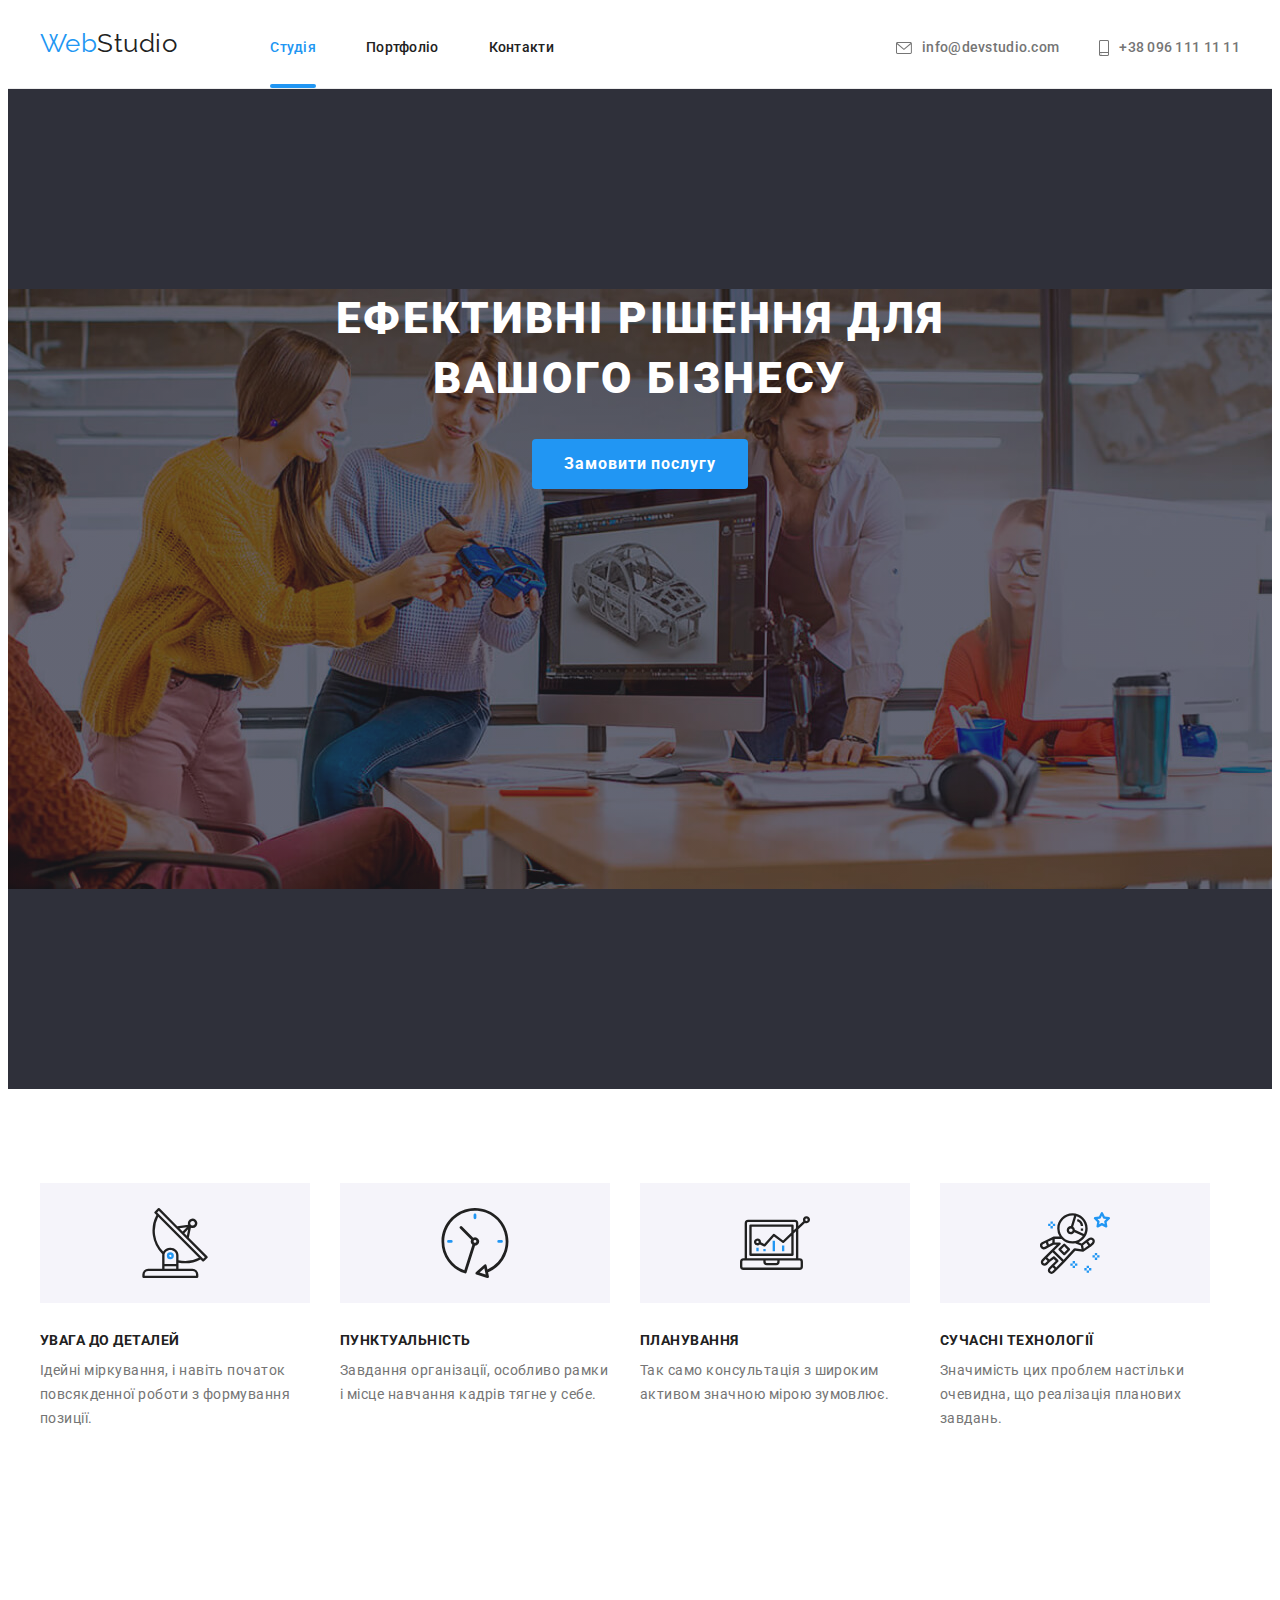
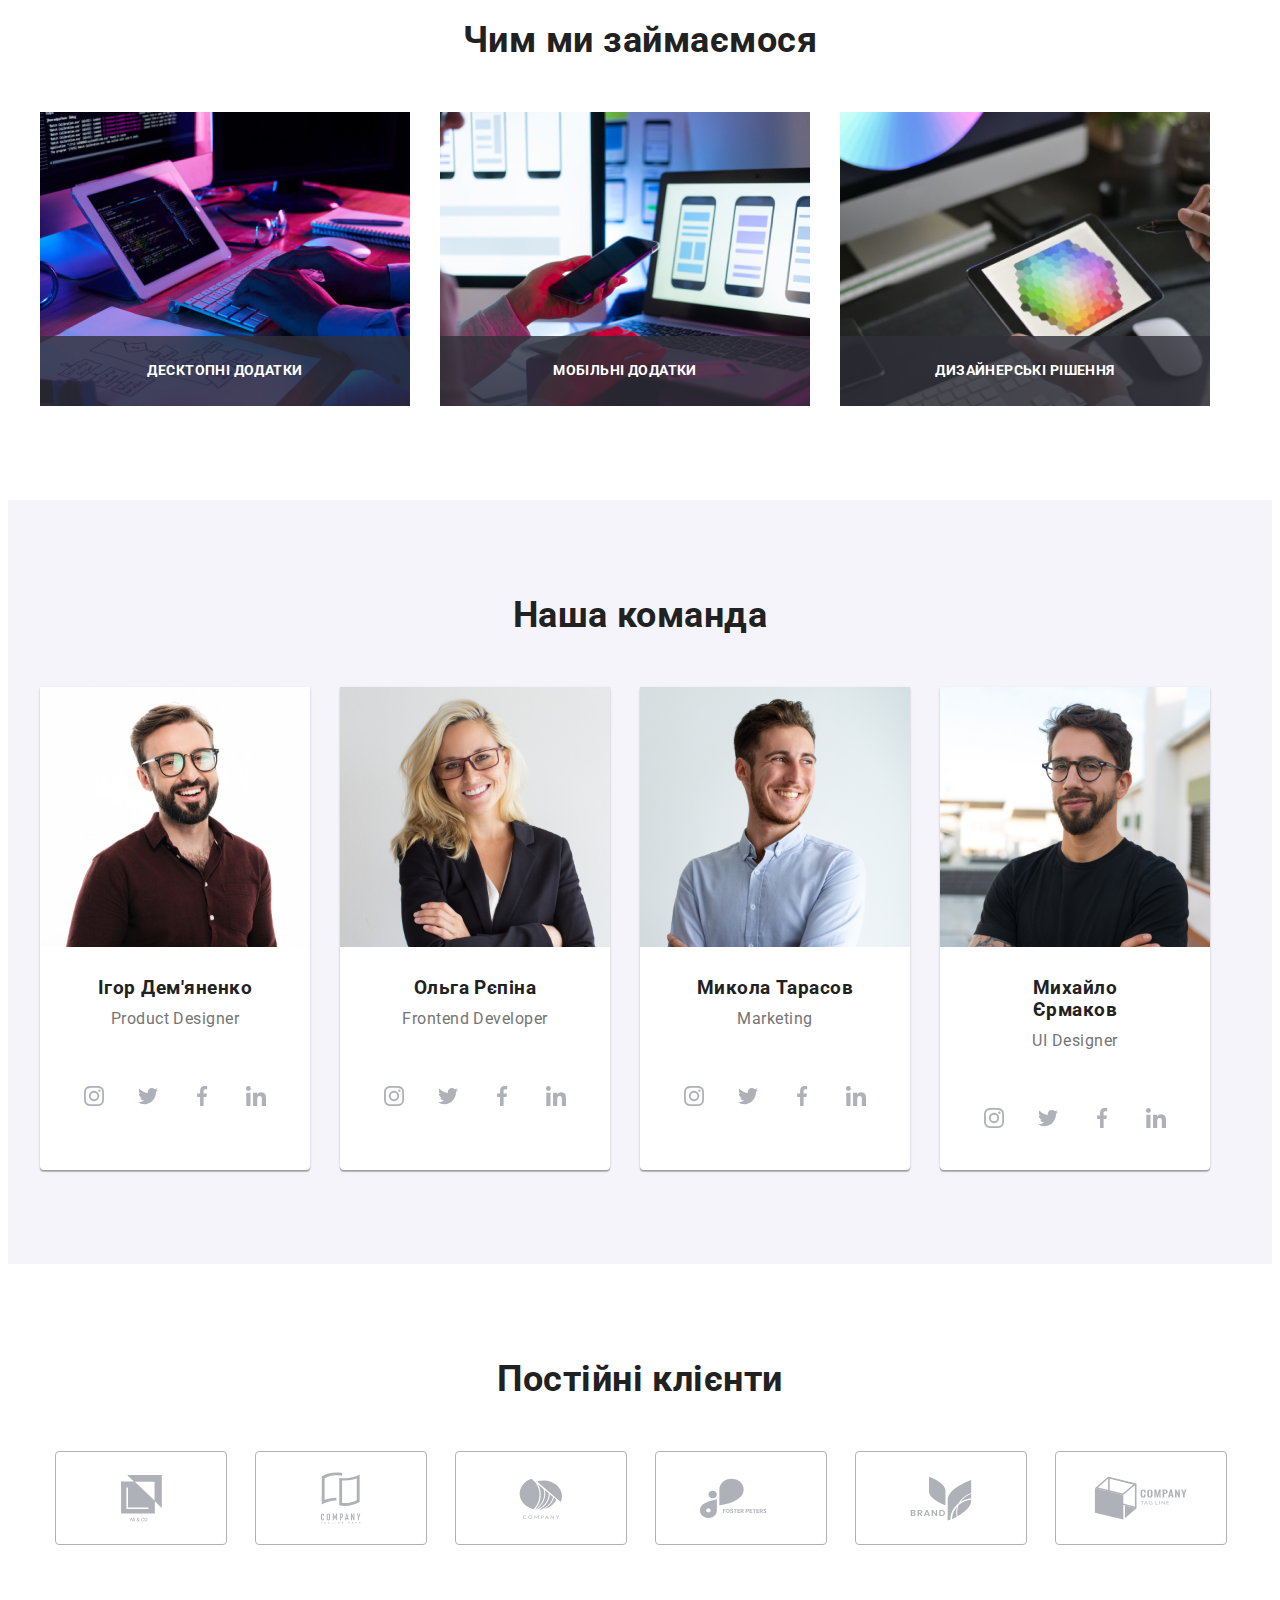
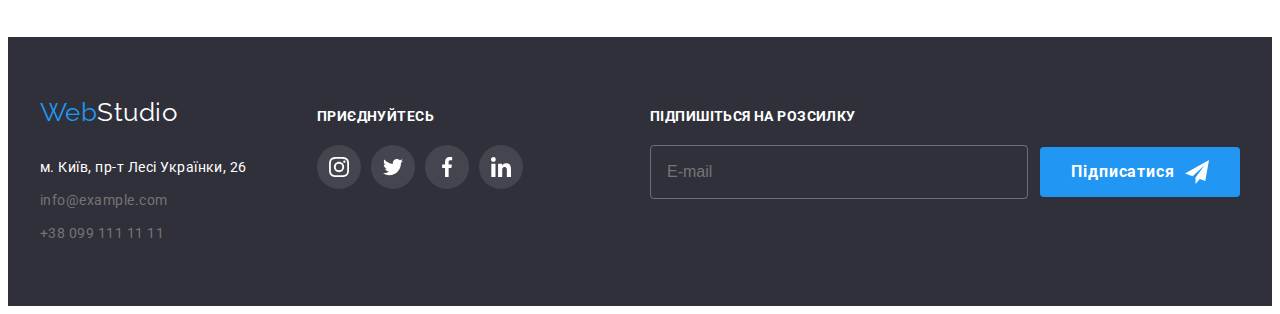
<file: index.html>
<!DOCTYPE html>
<html lang="ru">
  <head>
    <meta charset="UTF-8" />
    <meta http-equiv="X-UA-Compatible" content="IE=edge" />
    <meta name="viewport" content="width=device-width, initial-scale=1.0" />
    <title>WebStudio</title>
    <link
      href="https://fonts.googleapis.com/css2?family=Raleway:wght@700&family=Roboto:wght@400;500;700;900&display=swap"
      rel="stylesheet"
    />
    <link
      rel="stylesheet"
      href="https://cdnjs.cloudflare.com/ajax/libs/modern-normalize/1.1.0/modern-normalize.min.css"
      integrity="sha512-wpPYUAdjBVSE4KJnH1VR1HeZfpl1ub8YT/NKx4PuQ5NmX2tKuGu6U/JRp5y+Y8XG2tV+wKQpNHVUX03MfMFn9Q=="
      crossorigin="anonymous"
      referrerpolicy="no-referrer"
    />
    <link rel="stylesheet" href="./css/styles.css" />
  </head>
  <body>
    <header class="header">
      <div class="container main-nav">
        <nav class="menu-nav">
          <a href="./index.html" class="logo"><span class="web">Web</span>Studio</a>
          <ul class="list nav-list">
            <li class="items"><a href="./index.html" class="link current">Студія</a></li>
            <li class="items"><a href="./portfolio.html" class="link">Портфоліо</a></li>
            <li class="items"><a href="" class="link">Контакти</a></li>
          </ul>
        </nav>
        <ul class="list contact-list contact-list-header">
          <li class="items">
            <a href="mailto:info@devstudio.com" class="contact-link">
              <svg width="16" height="12" class="icons">
                <use href="./images/icons.svg#icon-envelope"></use>
              </svg>
              info@devstudio.com</a
            >
          </li>
          <li class="items">
            <a href="tell:+380961111111" class="contact-link">
              <svg width="10" height="16" class="icons">
                <use href="./images/icons.svg#icon-smartphone"></use></svg
              >+38 096 111 11 11</a
            >
          </li>
        </ul>
      </div>
    </header>
    <!--Main content-->
    <main>
      <!--Section 1-->
      <section class="section hero">
        <div class="container">
          <h1 class="hero-title">Ефективні рішення для вашого бізнесу</h1>
          <button class="button primary btn-hero" type="button" data-modal-open>
            Замовити послугу
          </button>
        </div>
      </section>
      <!--Section 2-->
      <section class="section">
        <div class="container">
          <h2 class="visually-hidden title">Особливості</h2>
          <ul class="list features-list">
            <li class="items">
              <div class="features-icons">
                <svg class="icons" width="70" height="70">
                  <use href="./images/icons.svg#icon-antenna"></use>
                </svg>
              </div>
              <h3 class="title">Увага до деталей</h3>
              <p class="text">
                Ідейні міркування, і навіть початок повсякденної роботи з формування позиції.
              </p>
            </li>
            <li class="items">
              <div class="features-icons">
                <svg class="icons" width="70" height="70">
                  <use href="./images/icons.svg#icon-clock"></use>
                </svg>
              </div>
              <h3 class="title">Пунктуальність</h3>
              <p class="text">
                Завдання організації, особливо рамки і місце навчання кадрів тягне у себе.
              </p>
            </li>
            <li class="items">
              <div class="features-icons">
                <svg class="icons" width="70" height="70">
                  <use href="./images/icons.svg#icon-diagram"></use>
                </svg>
              </div>

              <h3 class="title">Планування</h3>
              <p class="text">Так само консультація з широким активом значною мірою зумовлює.</p>
            </li>
            <li class="items">
              <div class="features-icons">
                <svg class="icons" width="70" height="70">
                  <use href="./images/icons.svg#icon-astronaut"></use>
                </svg>
              </div>
              <h3 class="title">Сучасні технології</h3>
              <p class="text">
                Значимість цих проблем настільки очевидна, що реалізація планових завдань.
              </p>
            </li>
          </ul>
        </div>
      </section>
      <!--Section 3-->
      <section class="section services-section">
        <div class="container">
          <h2 class="section-title title">Чим ми займаємося</h2>
          <ul class="list section-list">
            <li class="items">
              <div class="items-thumb">
                <img src="./images/box1.jpg" alt="Бокс1" width="370" />
                <h3 class="sub-title">Десктопні додатки</h3>
              </div>
            </li>
            <li class="items">
              <div class="items-thumb">
                <img src="./images/box2.jpg" alt="Бокс2" width="370" />
                <h3 class="sub-title">Мобільні додатки</h3>
              </div>
            </li>
            <li class="items">
              <div class="items-thumb">
                <img src="./images/box3.jpg" alt="Бокс3" width="370" />
                <h3 class="sub-title">Дизайнерські рішення</h3>
              </div>
            </li>
          </ul>
        </div>
      </section>
      <!--Section 4-->
      <section class="section team">
        <div class="container">
          <h2 class="section-title title">Наша команда</h2>
          <ul class="list team-list">
            <li class="items">
              <img src="./images/img.jpg" alt="Ігор" width="270" />
              <div class="about-items">
                <h3 class="title">Ігор Дем'яненко</h3>
                <p class="text" lang="en">Product Designer</p>
              </div>

              <ul class="team-soc-list list">
                <li class="team-soc-items">
                  <a href="#" class="team-soc-link link">
                    <svg width="20" height="20" class="team-soc-icons">
                      <use href="./images/icons.svg#icon-instagram"></use>
                    </svg>
                  </a>
                </li>
                <li class="team-soc-items">
                  <a href="#" class="team-soc-link link">
                    <svg width="20" height="20" class="team-soc-icons">
                      <use href="./images/icons.svg#icon-twitter"></use>
                    </svg>
                  </a>
                </li>
                <li class="team-soc-items">
                  <a href="#" class="team-soc-link link">
                    <svg width="20" height="20" class="team-soc-icons">
                      <use href="./images/icons.svg#icon-facebook"></use>
                    </svg>
                  </a>
                </li>
                <li class="team-soc-items">
                  <a href="#" class="team-soc-link link">
                    <svg width="20" height="20" class="team-soc-icons">
                      <use href="./images/icons.svg#icon-linkedin"></use>
                    </svg>
                  </a>
                </li>
              </ul>
            </li>
            <li class="items">
              <img src="./images/img1.jpg" alt="Ольга" width="270" />
              <div class="about-items">
                <h3 class="title">Ольга Рєпіна</h3>
                <p class="text" lang="en">Frontend Developer</p>
              </div>
              <ul class="team-soc-list list">
                <li class="team-soc-items">
                  <a href="#" class="team-soc-link link">
                    <svg width="20" height="20" class="team-soc-icons">
                      <use href="./images/icons.svg#icon-instagram"></use>
                    </svg>
                  </a>
                </li>
                <li class="team-soc-items">
                  <a href="#" class="team-soc-link link">
                    <svg width="20" height="20" class="team-soc-icons">
                      <use href="./images/icons.svg#icon-twitter"></use>
                    </svg>
                  </a>
                </li>
                <li class="team-soc-items">
                  <a href="#" class="team-soc-link link">
                    <svg width="20" height="20" class="team-soc-icons">
                      <use href="./images/icons.svg#icon-facebook"></use>
                    </svg>
                  </a>
                </li>
                <li class="team-soc-items">
                  <a href="#" class="team-soc-link link">
                    <svg width="20" height="20" class="team-soc-icons">
                      <use href="./images/icons.svg#icon-linkedin"></use>
                    </svg>
                  </a>
                </li>
              </ul>
            </li>
            <li class="items">
              <img src="./images/img2.jpg" alt="Микола" width="270" />
              <div class="about-items">
                <h3 class="title">Микола Тарасов</h3>
                <p class="text" lang="en">Marketing</p>
              </div>

              <ul class="team-soc-list list">
                <li class="team-soc-items">
                  <a href="#" class="team-soc-link link">
                    <svg width="20" height="20" class="team-soc-icons">
                      <use href="./images/icons.svg#icon-instagram"></use>
                    </svg>
                  </a>
                </li>
                <li class="team-soc-items">
                  <a href="#" class="team-soc-link link">
                    <svg width="20" height="20" class="team-soc-icons">
                      <use href="./images/icons.svg#icon-twitter"></use>
                    </svg>
                  </a>
                </li>
                <li class="team-soc-items">
                  <a href="#" class="team-soc-link link">
                    <svg width="20" height="20" class="team-soc-icons">
                      <use href="./images/icons.svg#icon-facebook"></use>
                    </svg>
                  </a>
                </li>
                <li class="team-soc-items">
                  <a href="#" class="team-soc-link link">
                    <svg width="20" height="20" class="team-soc-icons">
                      <use href="./images/icons.svg#icon-linkedin"></use>
                    </svg>
                  </a>
                </li>
              </ul>
            </li>
            <li class="items">
              <img src="./images/img3.jpg" alt="Михайло" width="270" />
              <div class="about-items">
                <h3 class="title">Михайло Єрмаков</h3>
                <p class="text" lang="en">UI Designer</p>
              </div>

              <ul class="team-soc-list list">
                <li class="team-soc-items">
                  <a href="#" class="team-soc-link link">
                    <svg width="20" height="20" class="team-soc-icons">
                      <use href="./images/icons.svg#icon-instagram"></use>
                    </svg>
                  </a>
                </li>
                <li class="team-soc-items">
                  <a href="#" class="team-soc-link link">
                    <svg width="20" height="20" class="team-soc-icons">
                      <use href="./images/icons.svg#icon-twitter"></use>
                    </svg>
                  </a>
                </li>
                <li class="team-soc-items">
                  <a href="#" class="team-soc-link link">
                    <svg width="20" height="20" class="team-soc-icons">
                      <use href="./images/icons.svg#icon-facebook"></use>
                    </svg>
                  </a>
                </li>
                <li class="team-soc-items">
                  <a href="#" class="team-soc-link link">
                    <svg width="20" height="20" class="team-soc-icons">
                      <use href="./images/icons.svg#icon-linkedin"></use>
                    </svg>
                  </a>
                </li>
              </ul>
            </li>
          </ul>
        </div>
      </section>
      <!--Section 5-->
      <section class="section clients">
        <div class="container">
          <h2 class="title section-title">Постійні клієнти</h2>
          <ul class="list clients-list">
            <li class="items clients-items">
              <a href="#" class="link clients-link">
                <svg width="41" height="46.7" class="clients-icons">
                  <use href="./images/icons.svg#icon-client1"></use>
                </svg>
              </a>
            </li>
            <li class="items clients-items">
              <a href="#" class="link clients-link">
                <svg width="40" height="52" class="clients-icons">
                  <use href="./images/icons.svg#icon-client2"></use>
                </svg>
              </a>
            </li>
            <li class="items clients-items">
              <a href="#" class="link clients-link">
                <svg width="43.46" height="41.18" class="clients-icons">
                  <use href="./images/icons.svg#icon-client3"></use>
                </svg>
              </a>
            </li>
            <li class="items clients-items">
              <a href="#" class="link clients-link">
                <svg width="84.44" height="40.62" class="clients-icons">
                  <use href="./images/icons.svg#icon-client4"></use>
                </svg>
              </a>
            </li>
            <li class="items clients-items">
              <a href="#" class="link clients-link">
                <svg width="62.54" height="45.43" class="clients-icons">
                  <use href="./images/icons.svg#icon-client5"></use>
                </svg>
              </a>
            </li>
            <li class="items clients-items">
              <a href="#" class="link clients-link">
                <svg width="93.79" height="43.93" class="clients-icons">
                  <use href="./images/icons.svg#icon-client6"></use>
                </svg>
              </a>
            </li>
          </ul>
        </div>
      </section>
    </main>
    <footer class="footer">
      <div class="container">
        <div class="address-list">
          <a href="./index.html" class="logo"><span class="web">Web</span>Studio</a>
          <address class="address">
            <ul class="list contact-list">
              <li class="items">
                <a
                  href="https://goo.gl/maps/2n7eTeEvtqPDaYA4A"
                  target="_blank"
                  rel="noopener nofollow noreferrer"
                  class="address-link contact-link"
                  >м. Київ, пр-т Лесі Українки, 26</a
                >
              </li>
              <li class="items">
                <a href="mailto:info@example.com" class="contact-link">info@example.com</a>
              </li>
              <li class="items">
                <a href="tell:+380991111111" class="contact-link">+38 099 111 11 11</a>
              </li>
            </ul>
          </address>
        </div>

        <div class="social-networks">
          <h2 class="title">приєднуйтесь</h2>
          <ul class="list networks-list">
            <li class="items networks-items">
              <a href="#" class="link networks-link">
                <svg width="20" height="20" class="networks-icons">
                  <use href="./images/icons.svg#icon-instagram"></use>
                </svg>
              </a>
            </li>
            <li class="items networks-items">
              <a href="#" class="link networks-link">
                <svg width="20" height="20" class="networks-icons">
                  <use href="./images/icons.svg#icon-twitter"></use>
                </svg>
              </a>
            </li>
            <li class="items networks-items">
              <a href="#" class="link networks-link">
                <svg width="20" height="20" class="networks-icons">
                  <use href="./images/icons.svg#icon-facebook"></use>
                </svg>
              </a>
            </li>
            <li class="items networks-items">
              <a href="#" class="link networks-link">
                <svg width="20" height="20" class="networks-icons">
                  <use href="./images/icons.svg#icon-linkedin"></use>
                </svg>
              </a>
            </li>
          </ul>
        </div>

        <form class="footer-form"></form>
        <div class="submit-container">
          <p class="submit-text">Підпишіться на розсилку</p>
          <div class="submit-form">
            <input type="email" name="email" class="input-bottom" placeholder="E-mail" />
            <button type="submit" class="button primary btn-submit">
              Підписатися
              <svg width="24" height="24" class="icon-submit">
                <use href="./images/icons.svg#icon-send"></use>
              </svg>
            </button>
          </div>
        </div>
      </div>
    </footer>

    <div class="backdrop is-hidden" data-modal>
      <div class="modal">
        <button type="button" class="modal-close" data-modal-close>
          <svg width="18" height="18" class="button-icons">
            <use href="./images/icons.svg#icon-close"></use>
          </svg>
        </button>
        <p class="modal-heading">Залиште свої дані, ми вам передзвонимо</p>

        <form action="">
          <div class="modal-input-group">
            <label for="name">Ім'я</label>
            <div class="input-thumb">
              <input type="text" class="modal-input" name="name" id="name" required />
              <svg width="18" height="18" class="icons-modal">
                <use href="./images/icons.svg#icon-person"></use>
              </svg>
            </div>
          </div>

          <div class="modal-input-group">
            <label for="tel">Телефон</label>
            <div class="input-thumb">
              <input type="tel" id="tel" class="modal-input" name="tel" required />
              <svg width="18" height="18" class="icons-modal">
                <use href="./images/icons.svg#icon-phone"></use>
              </svg>
            </div>
          </div>

          <div class="modal-input-group">
            <label for="email" class="modal-label">Пошта</label>
            <div class="input-thumb">
              <input type="email" class="modal-input" name="email" id="email" required />
              <svg width="18" height="18" class="icons-modal">
                <use href="./images/icons.svg#icon-email"></use>
              </svg>
            </div>
          </div>

          <div class="modal-input-group">
            <label for="comment">Коментар</label>
            <textarea
              name="comment"
              id="comment"
              class="modal-text"
              placeholder="Введіть текст"
            ></textarea>
          </div>

          <div class="modal-input-group">
            <input type="checkbox" name="politic" id="politic" class="modal-politic-check" />
            <label for="politic" class="modal-politic-label">
              <span>
                Погоджуюся з розсилкою та приймаю
                <a href="#" class="politic-text">Умови договору</a>
              </span>
            </label>
          </div>

          <button type="submit" class="button primary btn-modal">Відправити</button>
        </form>
      </div>
    </div>
    <script src="./js/modal.js"></script>
  </body>
</html>
</file>
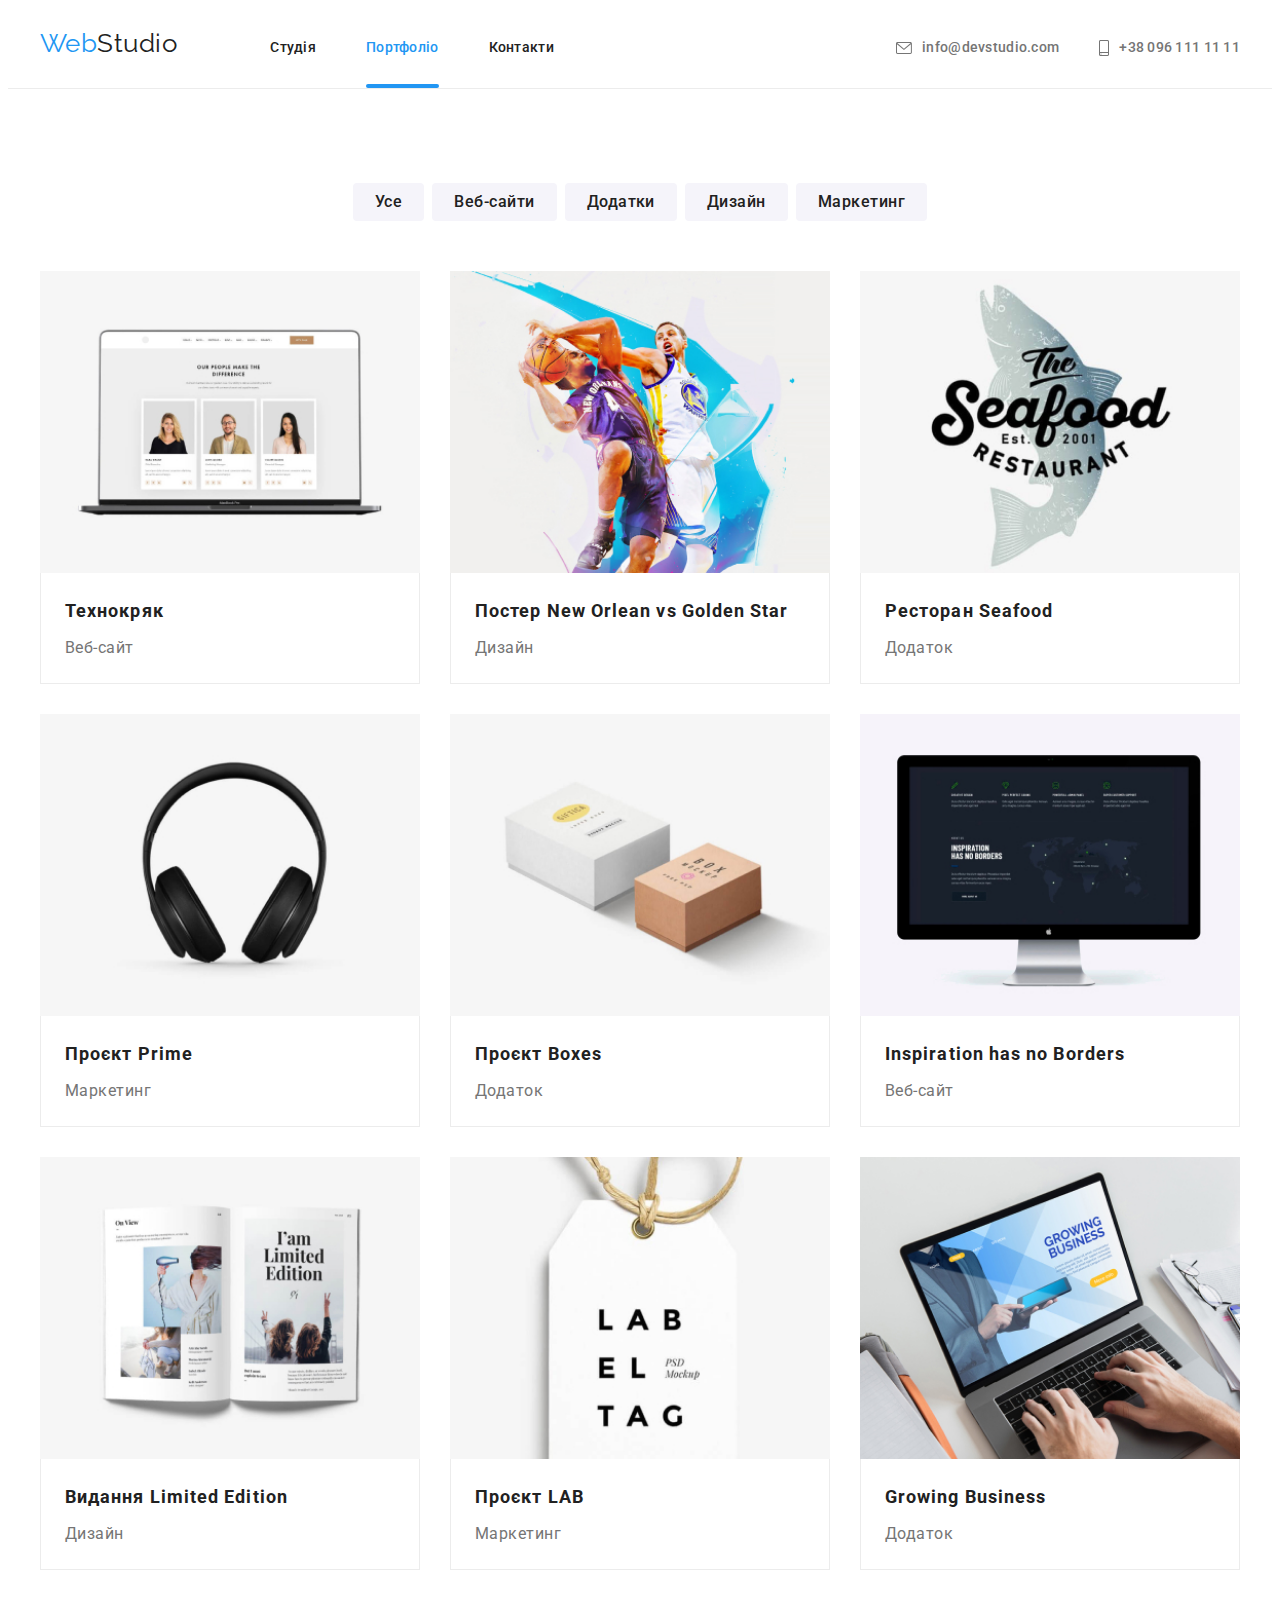
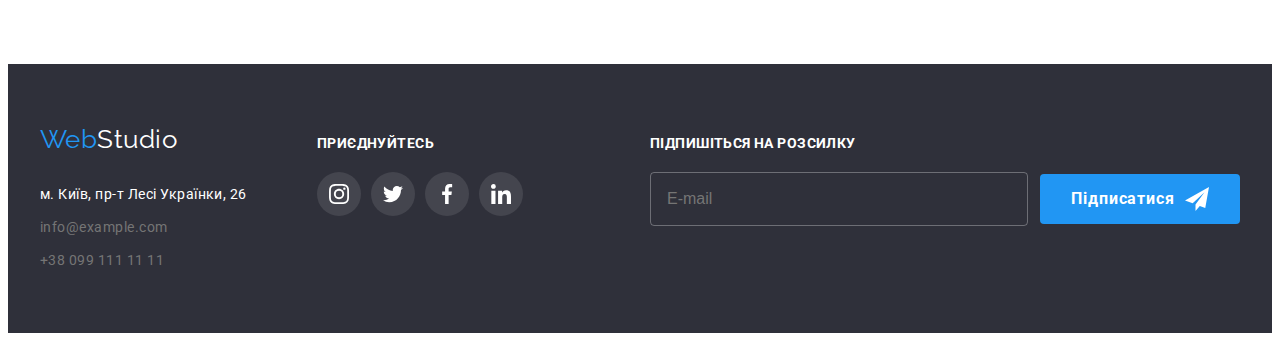
<file: portfolio.html>
<!DOCTYPE html>
<html lang="uk">
  <head>
    <meta charset="UTF-8" />
    <meta http-equiv="X-UA-Compatible" content="IE=edge" />
    <meta name="viewport" content="width=device-width, initial-scale=1.0" />
    <title>WebStudio</title>
    <link
      href="https://fonts.googleapis.com/css2?family=Raleway:wght@700&family=Roboto:wght@400;500;700;900&display=swap"
      rel="stylesheet"
    />
    <link
      rel="stylesheet"
      href="https://cdnjs.cloudflare.com/ajax/libs/modern-normalize/1.1.0/modern-normalize.min.css"
      integrity="sha512-wpPYUAdjBVSE4KJnH1VR1HeZfpl1ub8YT/NKx4PuQ5NmX2tKuGu6U/JRp5y+Y8XG2tV+wKQpNHVUX03MfMFn9Q=="
      crossorigin="anonymous"
      referrerpolicy="no-referrer"
    />
    <link rel="stylesheet" href="./css/styles.css" />
  </head>
  <body>
    <header class="header">
      <div class="container main-nav">
        <nav class="menu-nav">
          <a href="./index.html" class="logo"><span class="web">Web</span>Studio</a>
          <ul class="list nav-list">
            <li class="items"><a href="./index.html" class="link">Студія</a></li>
            <li class="items"><a href="./portfolio.html" class="link current">Портфоліо</a></li>
            <li class="items"><a href="" class="link">Контакти</a></li>
          </ul>
        </nav>
        <ul class="list contact-list contact-list-header">
          <li class="items">
            <a href="mailto:info@devstudio.com" class="contact-link">
              <svg width="16" height="12" class="icons">
                <use href="./images/icons.svg#icon-envelope"></use>
              </svg>
              info@devstudio.com</a
            >
          </li>
          <li class="items">
            <a href="tell:+380961111111" class="contact-link">
              <svg width="10" height="16" class="icons">
                <use href="./images/icons.svg#icon-smartphone"></use></svg
              >+38 096 111 11 11</a
            >
          </li>
        </ul>
      </div>
    </header>
    <!--Main content-->
    <main>
      <h1 class="visually-hidden title">Портфоліо</h1>
      <section class="section">
        <div class="container">
          <h2 class="visually-hidden title">Приклади наших робіт</h2>
          <ul class="list list-filters">
            <li class="items filters-items">
              <button class="button-filter" type="button">Усе</button>
            </li>
            <li class="items filters-items">
              <button class="button-filter" type="button">Веб-сайти</button>
            </li>
            <li class="items filters-items">
              <button class="button-filter" type="button">Додатки</button>
            </li>
            <li class="items filters-items">
              <button class="button-filter" type="button">Дизайн</button>
            </li>
            <li class="items filters-items">
              <button class="button-filter" type="button">Маркетинг</button>
            </li>
          </ul>

          <ul class="list work-list">
            <li class="items">
              <a href="#" class="link work-link">
                <div class="work-thumb">
                  <img src="./images/techno.jpg" alt="Технокряк" width="370" />
                  <p class="work-cover-text">
                    Ресурс пропонує комплексні пропозиції з різним рівнем функціоналу та сервісів.
                    Все це дозволить відвідувачу отримати вичерпні відомості про компанію чи
                    приватну особу.
                  </p>
                </div>

                <div class="text-card">
                  <h3 class="title">Технокряк</h3>
                  <p class="text">Веб-сайт</p>
                </div>
              </a>
            </li>

            <li class="items">
              <a href="#" class="link work-link">
                <div class="work-thumb">
                  <img src="./images/poster.jpg" alt="Дизайн постера" width="370" />
                  <p class="work-cover-text">
                    Ресурс пропонує комплексні пропозиції з різним рівнем функціоналу та сервісів.
                    Все це дозволить відвідувачу отримати вичерпні відомості про компанію чи
                    приватну особу.
                  </p>
                </div>

                <div class="text-card">
                  <h3 class="title">Постер <span lang="en">New Orlean vs Golden Star</span></h3>
                  <p class="text">Дизайн</p>
                </div>
              </a>
            </li>

            <li class="items">
              <a href="#" class="link work-link">
                <div class="work-thumb">
                  <img src="./images/restaurant.jpg" alt="Розробка додатку" width="370" />
                  <p class="work-cover-text">
                    Ресурс пропонує комплексні пропозиції з різним рівнем функціоналу та сервісів.
                    Все це дозволить відвідувачу отримати вичерпні відомості про компанію чи
                    приватну особу.
                  </p>
                </div>

                <div class="text-card">
                  <h3 class="title">Ресторан <span lang="en">Seafood</span></h3>
                  <p class="text">Додаток</p>
                </div>
              </a>
            </li>

            <li class="items">
              <a href="#" class="link work-link">
                <div class="work-thumb">
                  <img src="./images/prime.jpg" alt="Маркетинг" width="370" />
                  <p class="work-cover-text">
                    Ресурс пропонує комплексні пропозиції з різним рівнем функціоналу та сервісів.
                    Все це дозволить відвідувачу отримати вичерпні відомості про компанію чи
                    приватну особу.
                  </p>
                </div>

                <div class="text-card">
                  <h3 class="title">Проєкт <span lang="en">Prime</span></h3>
                  <p class="text">Маркетинг</p>
                </div>
              </a>
            </li>

            <li class="items">
              <a href="#" class="link work-link">
                <div class="work-thumb">
                  <img src="./images/boxes.jpg" alt="Дизайн коробок" width="370" />
                  <p class="work-cover-text">
                    Ресурс пропонує комплексні пропозиції з різним рівнем функціоналу та сервісів.
                    Все це дозволить відвідувачу отримати вичерпні відомості про компанію чи
                    приватну особу.
                  </p>
                </div>

                <div class="text-card">
                  <h3 class="title">Проєкт <span lang="en">Boxes</span></h3>
                  <p class="text">Додаток</p>
                </div>
              </a>
            </li>

            <li class="items">
              <a href="#" class="link work-link">
                <div class="work-thumb">
                  <img src="./images/inspiration.jpg" alt="Натхнення без кордонів" width="370" />
                  <p class="work-cover-text">
                    Ресурс пропонує комплексні пропозиції з різним рівнем функціоналу та сервісів.
                    Все це дозволить відвідувачу отримати вичерпні відомості про компанію чи
                    приватну особу.
                  </p>
                </div>

                <div class="text-card">
                  <h3 class="title" lang="en">Inspiration has no Borders</h3>
                  <p class="text">Веб-сайт</p>
                </div>
              </a>
            </li>

            <li class="items">
              <a href="#" class="link work-link">
                <div class="work-thumb">
                  <img src="./images/edition.jpg" alt="Видавництво" width="370" />
                  <p class="work-cover-text">
                    Ресурс пропонує комплексні пропозиції з різним рівнем функціоналу та сервісів.
                    Все це дозволить відвідувачу отримати вичерпні відомості про компанію чи
                    приватну особу.
                  </p>
                </div>

                <div class="text-card">
                  <h3 class="title">Видання <span lang="en">Limited Edition</span></h3>
                  <p class="text">Дизайн</p>
                </div>
              </a>
            </li>

            <li class="items">
              <a href="#" class="link work-link">
                <div class="work-thumb">
                  <img src="./images/lab.jpg" alt="Проект лаб" width="370" />
                  <p class="work-cover-text">
                    Ресурс пропонує комплексні пропозиції з різним рівнем функціоналу та сервісів.
                    Все це дозволить відвідувачу отримати вичерпні відомості про компанію чи
                    приватну особу.
                  </p>
                </div>

                <div class="text-card">
                  <h3 class="title">Проєкт <span lang="en">LAB</span></h3>
                  <p class="text">Маркетинг</p>
                </div>
              </a>
            </li>

            <li class="items">
              <a href="#" class="link work-link">
                <div class="work-thumb">
                  <img src="./images/business.jpg" alt="Додатки для бізнесу" width="370" />
                  <p class="work-cover-text">
                    Ресурс пропонує комплексні пропозиції з різним рівнем функціоналу та сервісів.
                    Все це дозволить відвідувачу отримати вичерпні відомості про компанію чи
                    приватну особу.
                  </p>
                </div>

                <div class="text-card">
                  <h3 class="title" lang="en">Growing Business</h3>
                  <p class="text">Додаток</p>
                </div>
              </a>
            </li>
          </ul>
        </div>
      </section>
    </main>
    <footer class="footer">
      <div class="container">
        <div class="address-list">
          <a href="./index.html" class="logo"><span class="web">Web</span>Studio</a>
          <address class="address">
            <ul class="list contact-list">
              <li class="items">
                <a
                  href="https://goo.gl/maps/2n7eTeEvtqPDaYA4A"
                  target="_blank"
                  rel="noopener nofollow noreferrer"
                  class="address-link contact-link"
                  >м. Київ, пр-т Лесі Українки, 26</a
                >
              </li>
              <li class="items">
                <a href="mailto:info@example.com" class="contact-link">info@example.com</a>
              </li>
              <li class="items">
                <a href="tell:+380991111111" class="contact-link">+38 099 111 11 11</a>
              </li>
            </ul>
          </address>
        </div>

        <div class="social-networks">
          <h2 class="title">приєднуйтесь</h2>
          <ul class="list networks-list">
            <li class="items networks-items">
              <a href="#" class="link networks-link">
                <svg width="20" height="20" class="networks-icons">
                  <use href="./images/icons.svg#icon-instagram"></use>
                </svg>
              </a>
            </li>
            <li class="items networks-items">
              <a href="#" class="link networks-link">
                <svg width="20" height="20" class="networks-icons">
                  <use href="./images/icons.svg#icon-twitter"></use>
                </svg>
              </a>
            </li>
            <li class="items networks-items">
              <a href="#" class="link networks-link">
                <svg width="20" height="20" class="networks-icons">
                  <use href="./images/icons.svg#icon-facebook"></use>
                </svg>
              </a>
            </li>
            <li class="items networks-items">
              <a href="#" class="link networks-link">
                <svg width="20" height="20" class="networks-icons">
                  <use href="./images/icons.svg#icon-linkedin"></use>
                </svg>
              </a>
            </li>
          </ul>
        </div>

        <form class="footer-form"></form>
        <div class="submit-container">
          <p class="submit-text">Підпишіться на розсилку</p>
          <div class="submit-form">
            <input type="email" name="email" class="input-bottom" placeholder="E-mail" />
            <button type="submit" class="button primary btn-submit">
              Підписатися
              <svg width="24" height="24" class="icon-submit">
                <use href="./images/icons.svg#icon-send"></use>
              </svg>
            </button>
          </div>
        </div>
      </div>
    </footer>
  </body>
</html>
</file>
<file: css/styles.css>
:root {
  --primary-color: #ffffff;
  --primary-text-color: #757575;
  --title-text-color: #212121;
  --accent-color: #2196f3;
  --accent-bcg-color: #2f303a;
  --section-bcg-color: #f5f4fa;
  --active-bcg-color: #188ce8;
  --primary-border-color: #ececec;
  --icons-color: #afb1b8;
  --icons-bcg-color: rgba(255, 255, 255, 0.1);
}

body {
  font-family: Roboto, sans-serif;
  letter-spacing: 0.03em;

  background-color: var(--primary-color);
  color: var(--primary-text-color);
}
h1,
h2,
h3,
h4,
p,
ul {
  padding: 0;
  margin: 0;
}
img {
  display: block;
  width: 100%;
  height: auto;
}
.visually-hidden {
  position: absolute;
  width: 1px;
  height: 1px;
  margin: -1px;
  border: 0;
  padding: 0;
  white-space: nowrap;
  overflow: hidden;
}
.list {
  list-style: none;
}
.container {
  width: 1200px;
  padding-left: 15px;
  padding-right: 15px;
  margin-left: auto;
  margin-right: auto;
}
.section {
  padding-top: 94px;
  padding-bottom: 94px;
}
/* -----HEADER------ */
.header {
  border-bottom: 1px solid var(--primary-border-color);
}
.header .list {
  font-weight: 500;
  font-size: 14px;
  line-height: 1.14;
  letter-spacing: 0.02em;
}
/* logo */
.logo {
  font-family: Raleway, sans-serif;
  font-size: 26px;
  line-height: 1.19;
}
.logo,
.nav-list .link {
  color: var(--title-text-color);
  text-decoration: none;
}
.web {
  color: var(--accent-color);
}
/* navigation */
.main-nav,
.menu-nav,
.nav-list {
  display: flex;
}
.main-nav {
  align-items: center;
}
.menu-nav {
  align-items: baseline;
}
.menu-nav .nav-list {
  margin-left: 93px;
}
.nav-list .items + .items {
  margin-left: 50px;
}
.nav-list .link {
  display: block;
  padding-top: 32px;
  padding-bottom: 32px;

  transition: color 250ms cubic-bezier(0.4, 0, 0.2, 1);
}
.nav-list .link:hover,
.nav-list .link:focus {
  color: var(--accent-color);
}
.nav-list .current {
  position: relative;

  color: var(--accent-color);
}
.nav-list .current::after {
  content: '';
  width: 100%;
  height: 4px;
  position: absolute;
  right: 0;
  bottom: 0;
  background-color: var(--accent-color);
  border-radius: 2px;
}
/* contacts */
.contact-list-header {
  display: flex;
  margin-left: auto;
}
.main-nav .contact-list .items + .items {
  margin-left: 40px;
}
.contact-list .contact-link {
  color: var(--primary-text-color);
  text-decoration: none;

  transition: color 250ms cubic-bezier(0.4, 0, 0.2, 1);
}
.contact-list-header .contact-link {
  display: flex;
  justify-content: center;
  align-items: center;
}
.contact-list .contact-link:hover,
.contact-list .contact-link:focus {
  color: var(--accent-color);
}
.contact-list .icons {
  fill: currentColor;
  margin-right: 10px;
}
/*------MAIN CONTENT------ */
/* hero */
.hero {
  text-align: center;
  height: 600px;
  max-width: 1600px;
  padding-top: 200px;
  padding-bottom: 200px;
  margin-left: auto;
  margin-right: auto;

  background-color: var(--accent-bcg-color);
  background-image: linear-gradient(to right, rgba(47, 48, 58, 0.4), rgba(47, 48, 58, 0.4)),
    url(../images/hero.jpg);
  background-size: 1600px 600px;
  background-repeat: no-repeat;
  background-position: center;
}
.hero .hero-title {
  margin: 0 auto 30px;
  width: 696px;

  font-weight: 900;
  font-size: 44px;
  line-height: 1.36;
  letter-spacing: 0.06em;
  text-transform: uppercase;

  color: var(--primary-color);
}
.button.primary {
  border-radius: 4px;
  min-width: 200px;

  border: none;

  font-family: inherit;
  font-weight: 700;
  font-size: 16px;
  line-height: 1.88;
  letter-spacing: 0.06em;

  color: var(--primary-color);
  background-color: var(--accent-color);

  transition: background-color 250ms cubic-bezier(0.4, 0, 0.2, 1);
}
.btn-hero {
  padding: 10px 32px;
}
.button.primary:hover,
.button.primary:focus {
  background-color: var(--active-bcg-color);
}
/* section */

.clients-title,
.title {
  color: var(--title-text-color);
}
.section-title {
  margin-bottom: 50px;
  font-weight: 700;
  font-size: 36px;
  line-height: 1.2;
  text-align: center;
}
.features-list,
.section-list,
.team-list,
.clients-list {
  display: flex;
}
.features-list .items {
  width: 270px;
}
.features-list .items + .items {
  margin-left: 30px;
}
.features-list .title {
  margin-bottom: 10px;
  font-weight: 700;
  font-size: 14px;
  line-height: 1.14;
  text-transform: uppercase;
}
.features-list .text {
  font-weight: 400;
  font-size: 14px;
  line-height: 1.71;
}
.features-icons {
  display: flex;
  background-color: var(--section-bcg-color);
  margin-bottom: 30px;
  justify-content: center;
  align-items: center;
  padding: 25px 100px;
}
.section-list .items {
  width: 370px;
}
.section-list .items + .items,
.team-list .items + .items {
  margin-left: 30px;
}
.services-section .items-thumb {
  position: relative;
}
.services-section .sub-title {
  position: absolute;
  bottom: 0;
  left: 0;

  width: 100%;
  height: 70px;
  display: flex;
  justify-content: center;
  align-items: center;

  font-weight: 700;
  font-size: 14px;
  line-height: 1.14;
  letter-spacing: 0.03em;
  text-transform: uppercase;

  color: var(--primary-color);
  background: rgba(47, 48, 58, 0.8);
}
/*------TEAM------*/
.team {
  background-color: var(--section-bcg-color);
}
.team-list {
  text-align: center;
}
.team-list .items {
  width: 270px;
  padding-bottom: 30px;
  background-color: var(--primary-color);
  box-shadow: 0px 1px 3px rgba(0, 0, 0, 0.12), 0px 1px 1px rgba(0, 0, 0, 0.14),
    0px 2px 1px rgba(0, 0, 0, 0.2);
  border-radius: 0px 0px 4px 4px;
}
.team .text {
  font-weight: 400;
  font-size: 16px;
  line-height: 1.19;
}
.about-items {
  margin-bottom: 16px;
  padding-top: 30px;
  padding-bottom: 30px;
}
.about-items:nth-child(2n + 1) {
  padding-left: 70px;
  padding-right: 70px;
}
.about-items:nth-child(2n) {
  padding-left: 50px;
  padding-right: 50px;
}
.about-items .title {
  margin-bottom: 10px;
}
.team-soc-list,
.networks-list {
  display: flex;
  justify-content: center;
  align-items: center;
}
.team-soc-items,
.networks-items {
  width: 44px;
  height: 44px;
}
.team-soc-items:not(:last-child),
.networks-items:not(:last-child) {
  margin-right: 10px;
}
.team-soc-link {
  width: 100%;
  height: 100%;
  display: flex;
  border-radius: 50%;
  justify-content: center;
  align-items: center;

  color: var(--icons-color);

  transition: background-color 250ms cubic-bezier(0.4, 0, 0.2, 1),
    color 250ms cubic-bezier(0.4, 0, 0.2, 1);
}
.team-soc-link:hover,
.team-soc-link:focus {
  background-color: var(--accent-color);
  color: var(--primary-color);
}
.team-soc-icons {
  fill: currentColor;
}
/*------CLIENTS------*/
.clients-list {
  justify-content: center;
  align-items: center;
}
.clients-items {
  width: 170px;
  height: 92px;
}
.clients-items:not(:last-child) {
  margin-right: 30px;
}
.clients-link {
  width: 100%;
  height: 100%;
  display: flex;
  justify-content: center;
  align-items: center;

  border: 1px solid var(--icons-color);
  border-radius: 4px;
  background-color: var(--primary-color);
  color: var(--icons-color);

  transition: border-color 250ms cubic-bezier(0.4, 0, 0.2, 1),
    color 250ms cubic-bezier(0.4, 0, 0.2, 1);
}
.clients-link:hover,
.clients-link:focus {
  border-color: var(--accent-color);
  color: var(--accent-color);
}
.clients-icons {
  fill: currentColor;
}
/* footer */
.footer .container {
  display: flex;
  align-items: baseline;
}
.footer .address-list,
.footer .social-networks {
  display: inline-block;
}
.footer .social-networks {
  margin-left: 70px;
}
.footer {
  padding-top: 60px;
  padding-bottom: 60px;
  background-color: var(--accent-bcg-color);
}
.footer .address,
.footer .logo {
  color: var(--primary-color);
}
.footer .logo {
  display: block;
  margin-bottom: 28px;
}
.address .address-link {
  color: var(--primary-color);
  text-decoration: none;
}
.address .contact-link {
  font-style: normal;
  font-weight: 400;
  font-size: 14px;
  line-height: 1.71;
}
.address .items {
  display: block;
}
.address .items:not(:last-child) {
  margin-bottom: 9px;
}
.social-networks .title {
  margin-bottom: 20px;
  font-weight: 700;
  font-size: 14px;
  line-height: 1.14;
  letter-spacing: 0.03em;
  text-transform: uppercase;
  color: var(--primary-color);
}
.networks-link {
  width: 100%;
  height: 100%;
  display: flex;
  justify-content: center;
  align-items: center;

  border-radius: 50%;
  background: var(--icons-bcg-color);
  color: var(--primary-color);

  transition: background 250ms cubic-bezier(0.4, 0, 0.2, 1);
}
.networks-link:hover,
.networks-link:focus {
  background: var(--accent-color);
}
.networks-icons {
  fill: currentColor;
}
.submit-container {
  margin-left: auto;
}
.submit-text {
  margin-bottom: 20px;

  font-weight: 700;
  font-size: 14px;
  line-height: 1.14;
  letter-spacing: 0.03em;
  text-transform: uppercase;

  color: var(--primary-color);
}
.submit-form {
  display: flex;
  align-items: center;
  justify-content: center;
}
.input-bottom {
  width: 358px;
  height: 50px;
  padding-left: 16px;

  font-size: 16px;
  line-height: 1.25;

  cursor: pointer;
  background-color: transparent;
  border: 1px solid rgba(255, 255, 255, 0.3);
  border-radius: 4px;
  color: rgba(255, 255, 255, 0.6);

  transition: outline 250ms cubic-bezier(0.4, 0, 0.2, 1),
    border-color 250ms cubic-bezier(0.4, 0, 0.2, 1);
}
.input-bottom:focus,
.input-bottom:hover {
  border-color: var(--accent-color);
  outline: transparent;
}
.btn-submit {
  display: flex;
  align-items: center;
  justify-content: center;
  padding: 10px 28px;
  margin-left: 12px;
}
.icon-submit {
  margin-left: 10px;
}
/* ------PORTFOLIO------ */
/* filters */
.list-filters {
  display: flex;
  justify-content: center;
  margin-bottom: 50px;
}
.list-filters .button-filter {
  padding: 6px 22px;

  font-family: inherit;
  font-weight: 500;
  font-size: 16px;
  line-height: 1.62;
  letter-spacing: 0.03em;

  border-radius: 4px;
  border: none;
  background-color: var(--section-bcg-color);
  color: var(--title-text-color);

  transition: background-color 250ms cubic-bezier(0.4, 0, 0.2, 1),
    color 250ms cubic-bezier(0.4, 0, 0.2, 1);
}
.list-filters .button-filter:hover,
.list-filters .button-filter:focus {
  background-color: var(--accent-color);
  color: var(--primary-color);
}
.list-filters .filters-items {
  border-radius: 4px;
  transition: box-shadow 250ms cubic-bezier(0.4, 0, 0.2, 1);
}
.list-filters .filters-items:hover,
.list-filters .filters-items:focus {
  box-shadow: 0px 3px 1px rgba(0, 0, 0, 0.1), 0px 1px 2px rgba(0, 0, 0, 0.08),
    0px 2px 2px rgba(0, 0, 0, 0.12);
}
.list-filters .items + .items {
  margin-left: 8px;
}
/* works */
.work-list {
  display: flex;
  flex-wrap: wrap;
}
.work-list .link {
  display: block;
  text-decoration: none;
  color: inherit;

  transition: box-shadow 250ms cubic-bezier(0.4, 0, 0.2, 1);
}
.work-list .title {
  font-weight: 700;
  font-size: 18px;
  line-height: 2;
  letter-spacing: 0.06em;
}
.work-list .text {
  font-weight: 400;
  font-size: 16px;
  line-height: 1.88;
}
.work-list .link:hover,
.work-list .link:focus {
  box-shadow: 0px 1px 1px rgba(0, 0, 0, 0.12), 0px 4px 4px rgba(0, 0, 0, 0.06),
    1px 4px 6px rgba(0, 0, 0, 0.16);
}
.work-list .items {
  flex-basis: calc((100% - 60px) / 3);
}
.work-list .items:not(:nth-child(3n)) {
  margin-right: 30px;
}
.work-list .items:not(:nth-last-child(-n + 3)) {
  margin-bottom: 30px;
}
.text-card {
  padding: 20px 24px;
  border-left: 1px solid var(--primary-border-color);
  border-bottom: 1px solid var(--primary-border-color);
  border-right: 1px solid var(--primary-border-color);
}
.text-card .title {
  margin-bottom: 4px;
}
.work-thumb {
  position: relative;
  overflow: hidden;
}
.work-cover-text {
  position: absolute;
  top: 0;
  width: 100%;
  height: 100%;
  padding: 63px 24px;

  font-weight: 400;
  font-size: 18px;
  line-height: 1.56;
  letter-spacing: 0.03em;

  color: var(--primary-color);
  background: rgba(33, 150, 243, 0.9);

  transform: translateY(100%);
  transition: transform 250ms cubic-bezier(0.4, 0, 0.2, 1);
}
.work-link:hover .work-cover-text,
.work-link:focus .work-cover-text {
  transform: translateY(0);
}
/* ------MODAL------ */
.backdrop {
  position: fixed;
  top: 0;
  left: 0;

  width: 100%;
  height: 100%;

  background-color: rgba(0, 0, 0, 0.2);

  transition: opacity 250ms linear, visibility 250ms linear;
}
.is-hidden {
  opacity: 0;
  visibility: hidden;
  pointer-events: none;
}
.backdrop.is-hidden .modal {
  transform: translate(-50%, -50%) scale(0) rotate(0);
}
.modal {
  position: absolute;
  top: 50%;
  left: 50%;
  transform: translate(-50%, -50%) scale(1) rotate(-360deg);

  width: 528px;
  min-height: 581px;
  padding: 40px;

  background-color: var(--primary-color);

  transition: transform 250ms linear;
}
.modal-close {
  position: absolute;
  top: 8px;
  right: 8px;

  display: flex;
  justify-content: center;
  align-items: center;

  width: 30px;
  height: 30px;
  cursor: pointer;
  background: var(--primary-color);
  border: 1px solid rgba(0, 0, 0, 0.1);
  border-radius: 50%;
}
.modal-close:hover,
.modal-close:focus {
  color: var(--accent-color);
}
.button-icons {
  fill: currentColor;
}
.modal-heading {
  margin-bottom: 12px;

  font-weight: 700;
  font-size: 20px;
  line-height: 1.15;
  text-align: center;
  letter-spacing: 0.03em;

  color: #212121;
}
.modal-input,
.modal-text {
  width: 100%;

  border: 1px solid rgba(33, 33, 33, 0.2);
  border-radius: 4px;
  outline: none;

  cursor: pointer;

  transition: border-color 250ms cubic-bezier(0.4, 0, 0.2, 1);
}
.modal-input {
  height: 40px;
  padding-left: 42px;
}
.modal-text {
  height: 120px;
  padding: 12px 16px;
  margin-bottom: 20px;

  resize: none;
}
.modal-input-group {
  margin-bottom: 10px;
}
.modal-input-group label {
  display: block;
  margin-bottom: 4px;

  color: #757575;
}
.input-thumb {
  position: relative;
}
.icons-modal {
  position: absolute;
  top: 50%;
  left: 12px;

  transform: translateY(-50%);
  transition: fill 250ms cubic-bezier(0.4, 0, 0.2, 1);
}
.modal-input:hover,
.modal-input:focus {
  border-color: var(--accent-color);
}
.modal-input:hover + svg,
.modal-input:focus + svg {
  fill: var(--accent-color);
}
.modal-text:focus,
.modal-text:hover {
  border-color: var(--accent-color);
}
.modal-text::placeholder {
  font-weight: 400;
  font-size: 12px;
  line-height: 1.17;
  letter-spacing: 0.01em;

  color: rgba(117, 117, 117, 0.5);
}
.modal-politic-label::before {
  content: '';
  width: 16px;
  height: 15px;
  border: 2px solid var(--title-text-color);
  border-radius: 2px;
  margin-right: 8px;
}
label.modal-politic-label {
  display: flex;
  align-items: center;
  margin-bottom: 30px;

  font-weight: 400;
  font-size: 14px;
  line-height: 1.71;
  letter-spacing: 0.03em;

  color: var(--primary-text-color);
}
.politic-text {
  padding: 0;
  margin: 0;
  color: var(--accent-color);
}
.modal-politic-check:checked + label::before {
  border: none;
  background-image: url(../images/check.svg);
  background-repeat: no-repeat;
  background-position: center;
  background-color: #188ce8;
}
.modal-politic-check {
  position: absolute;
  width: 1px;
  height: 1px;
  margin: -1px;
  border: 0;
  padding: 0;
  white-space: nowrap;
  overflow: hidden;
}
.btn-modal {
  display: flex;
  align-items: center;
  justify-content: center;
  padding: 10px 52px;
  margin-left: auto;
  margin-right: auto;

  cursor: pointer;
}
</file>
